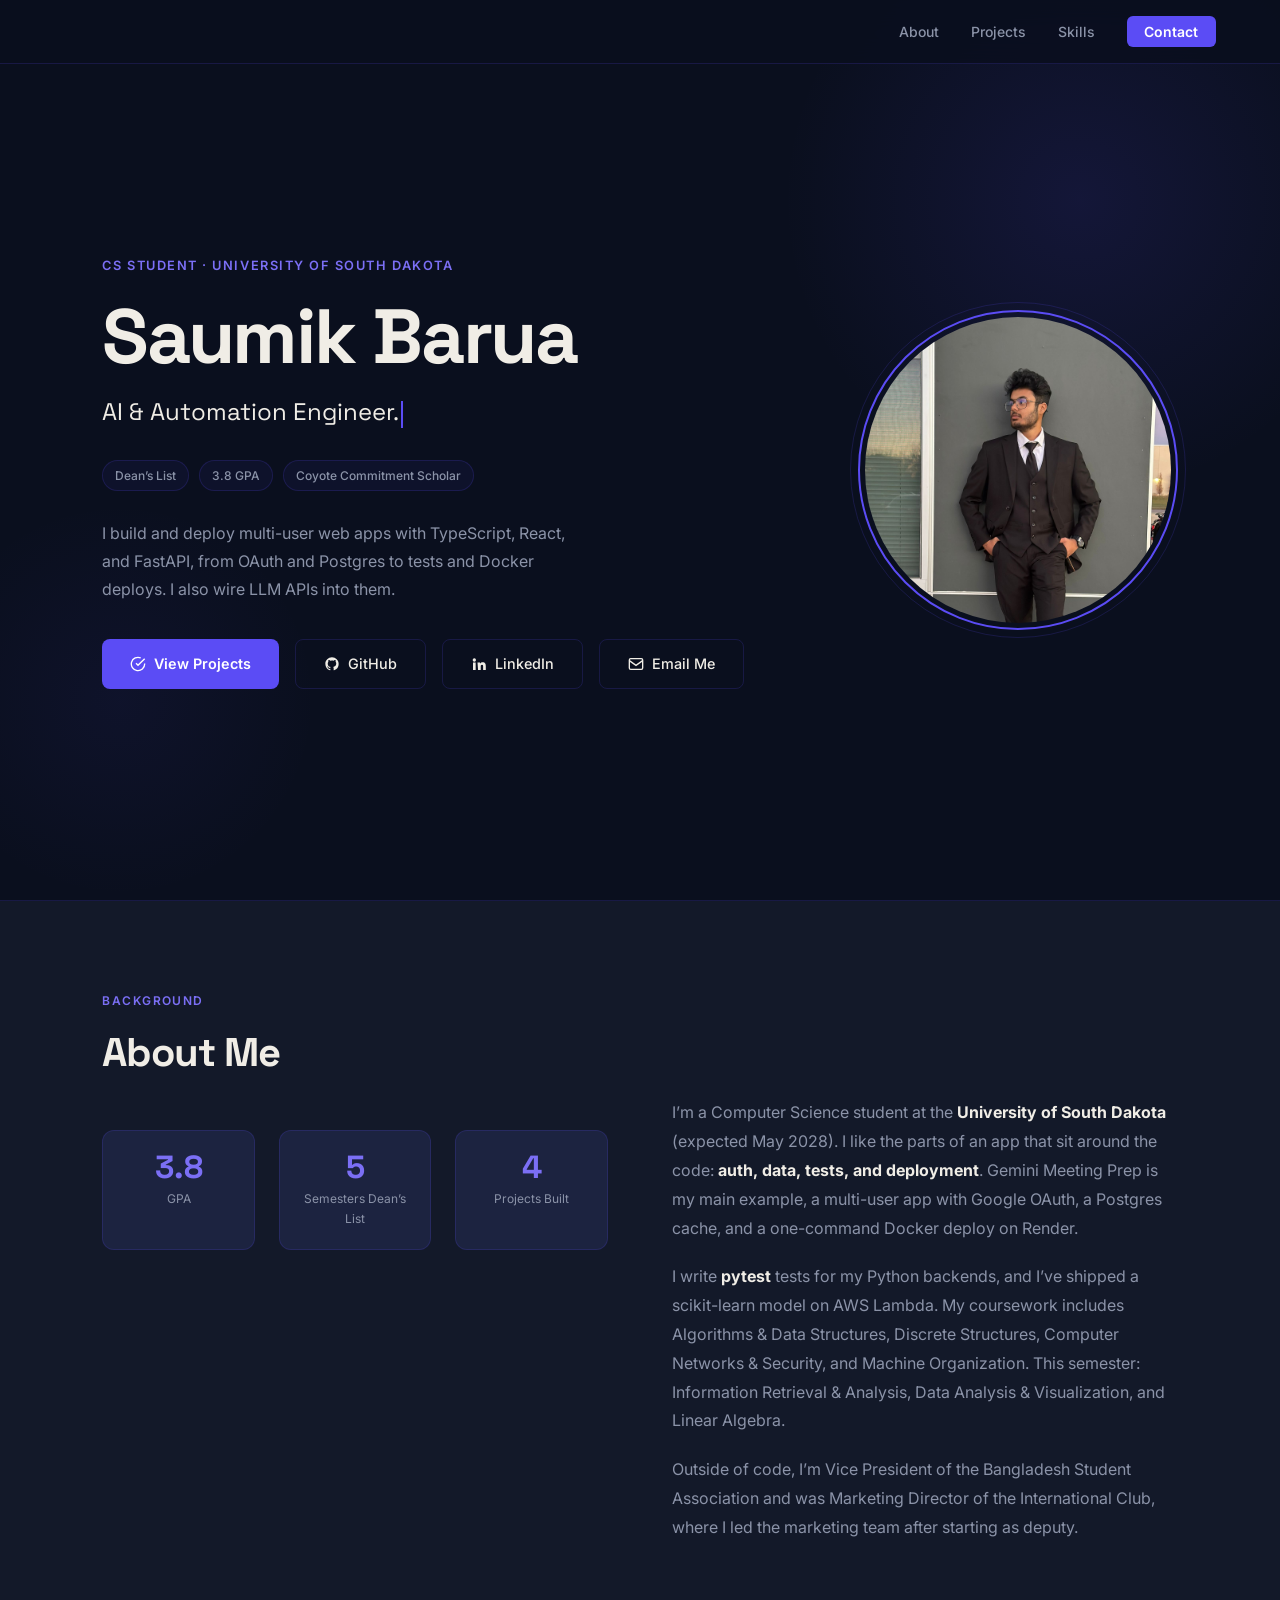
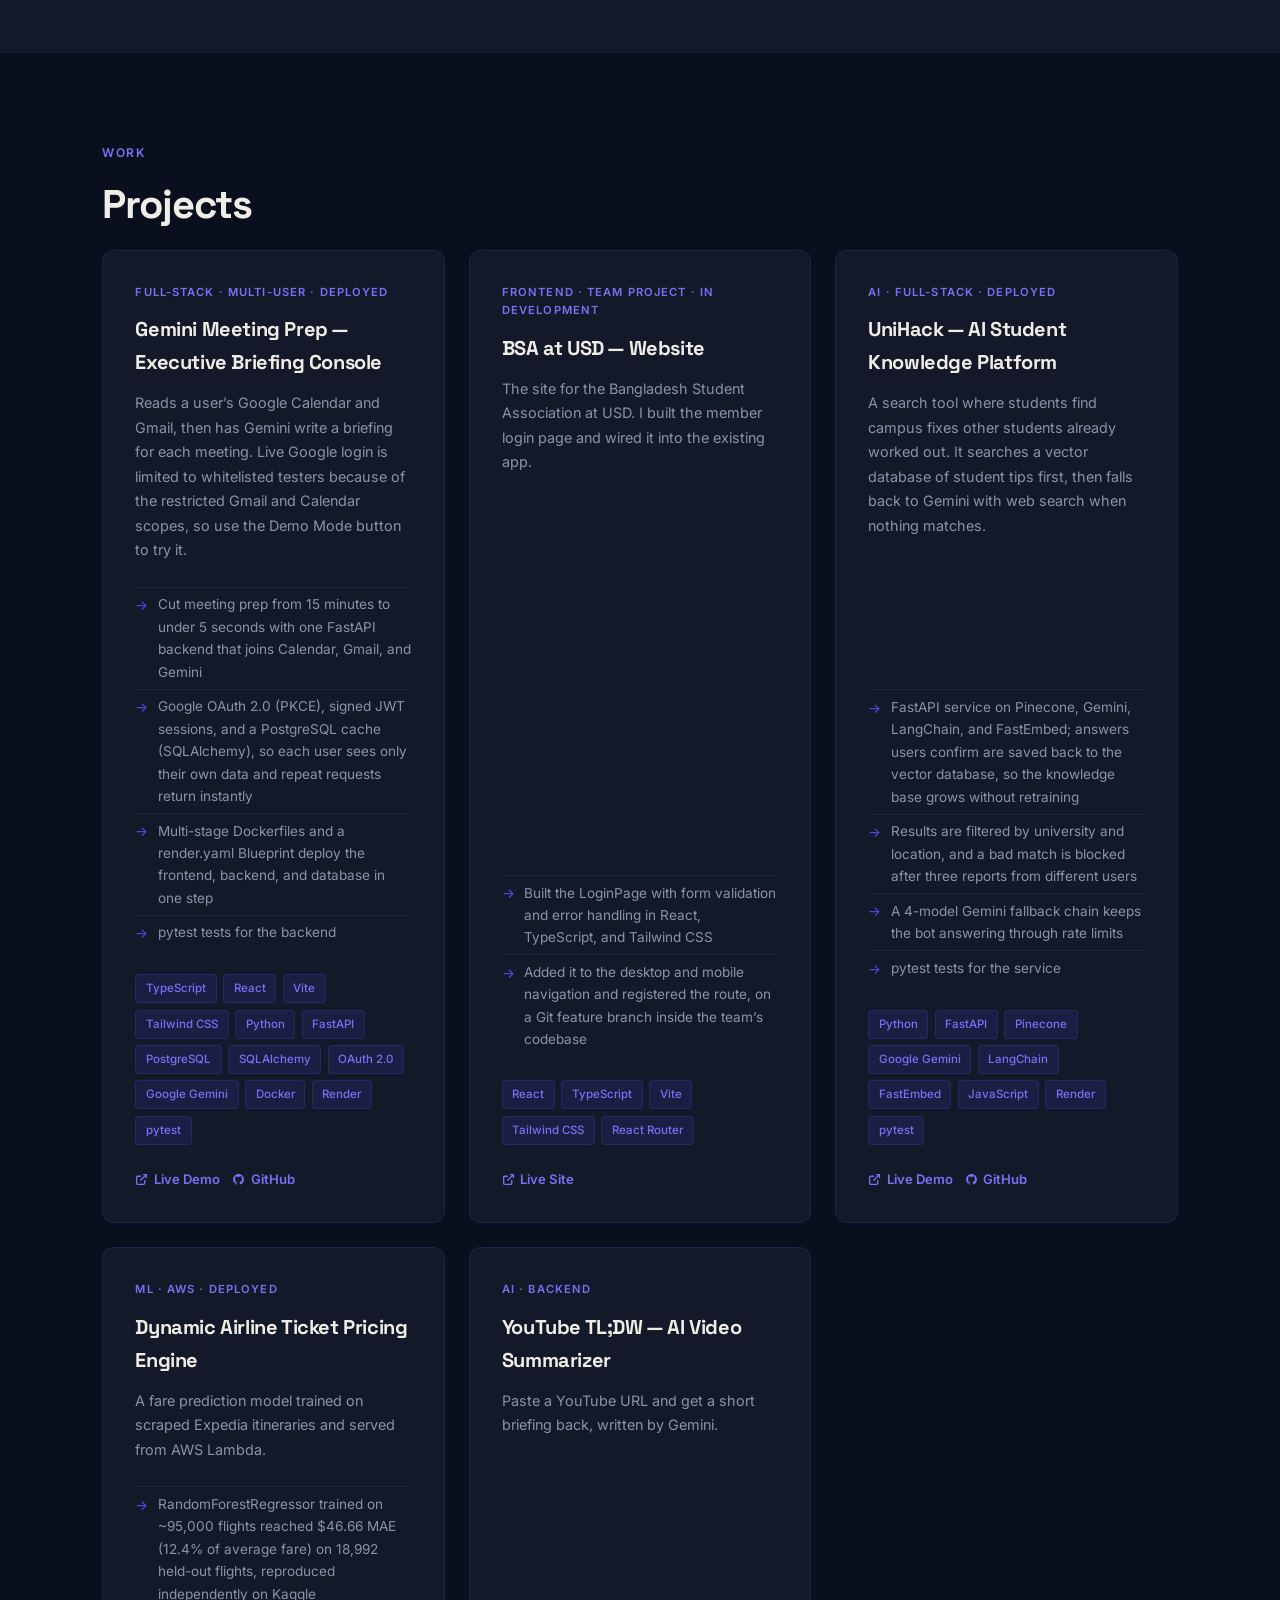
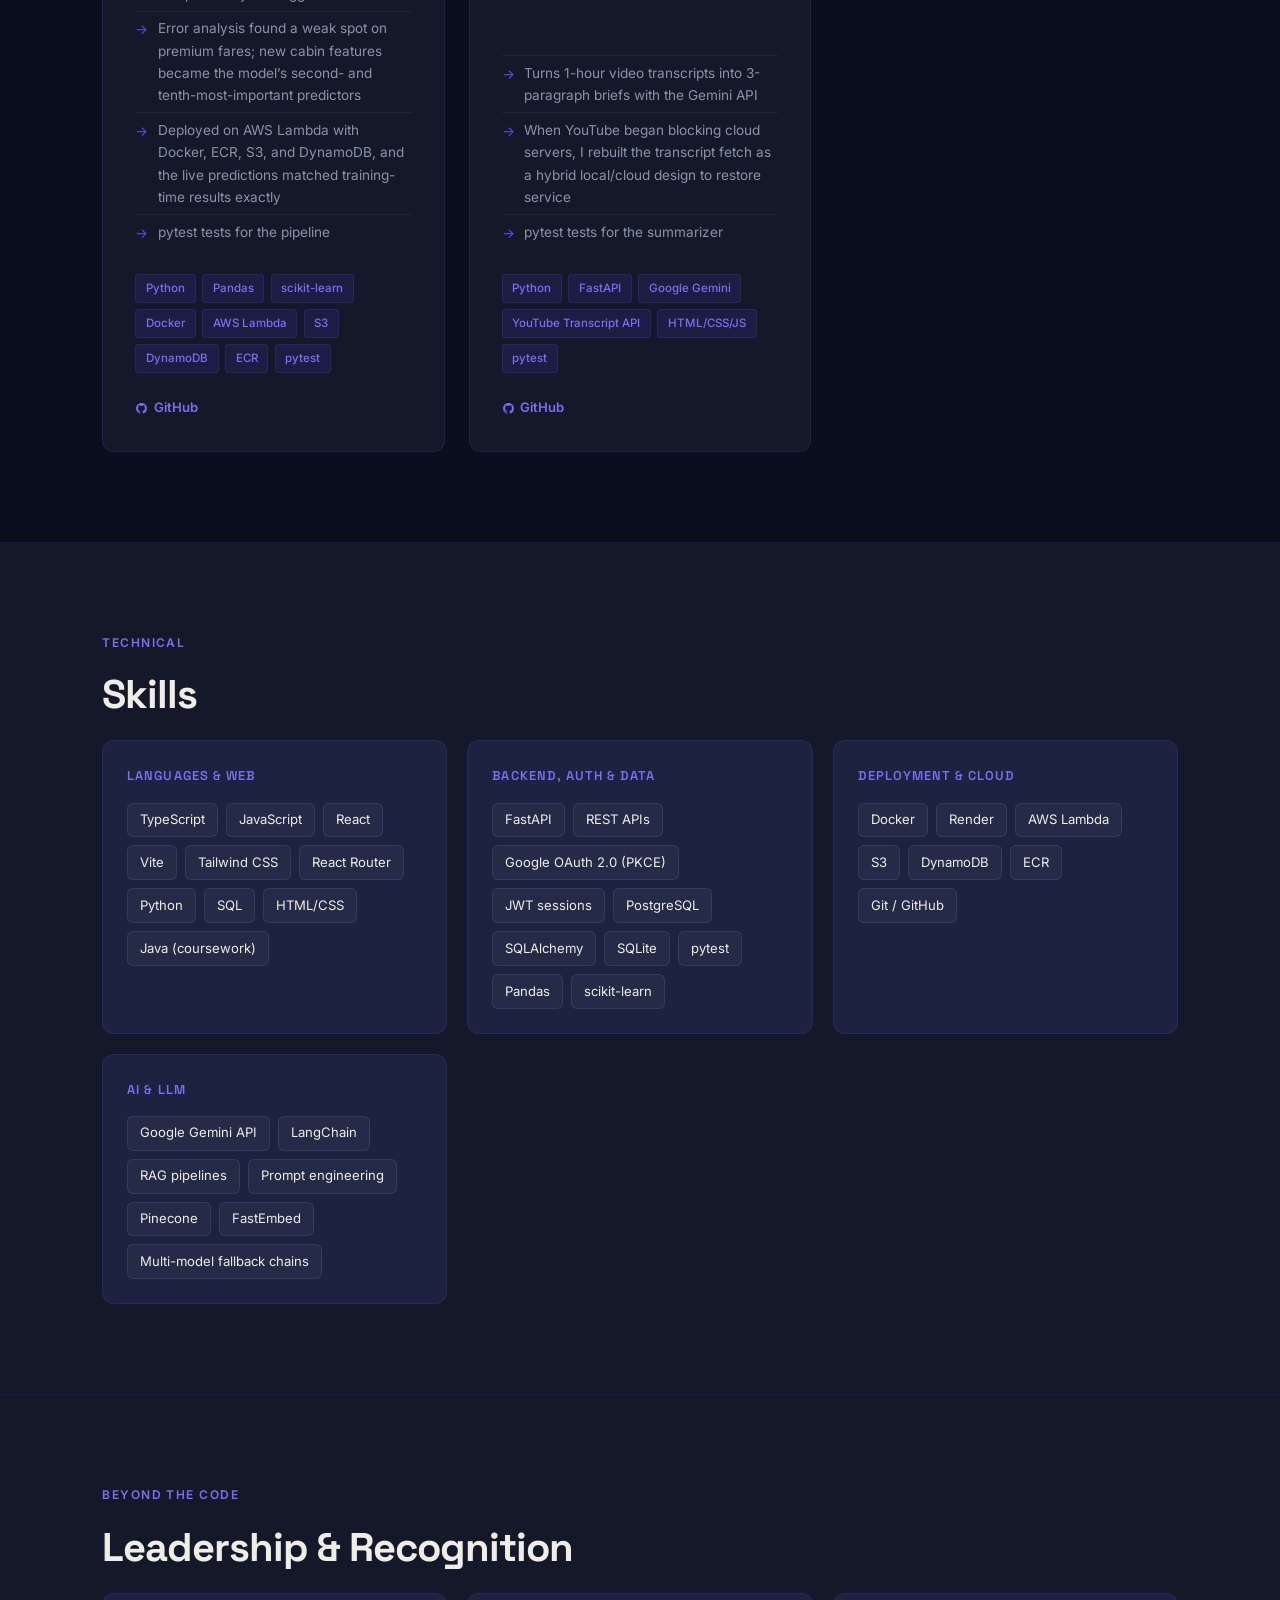
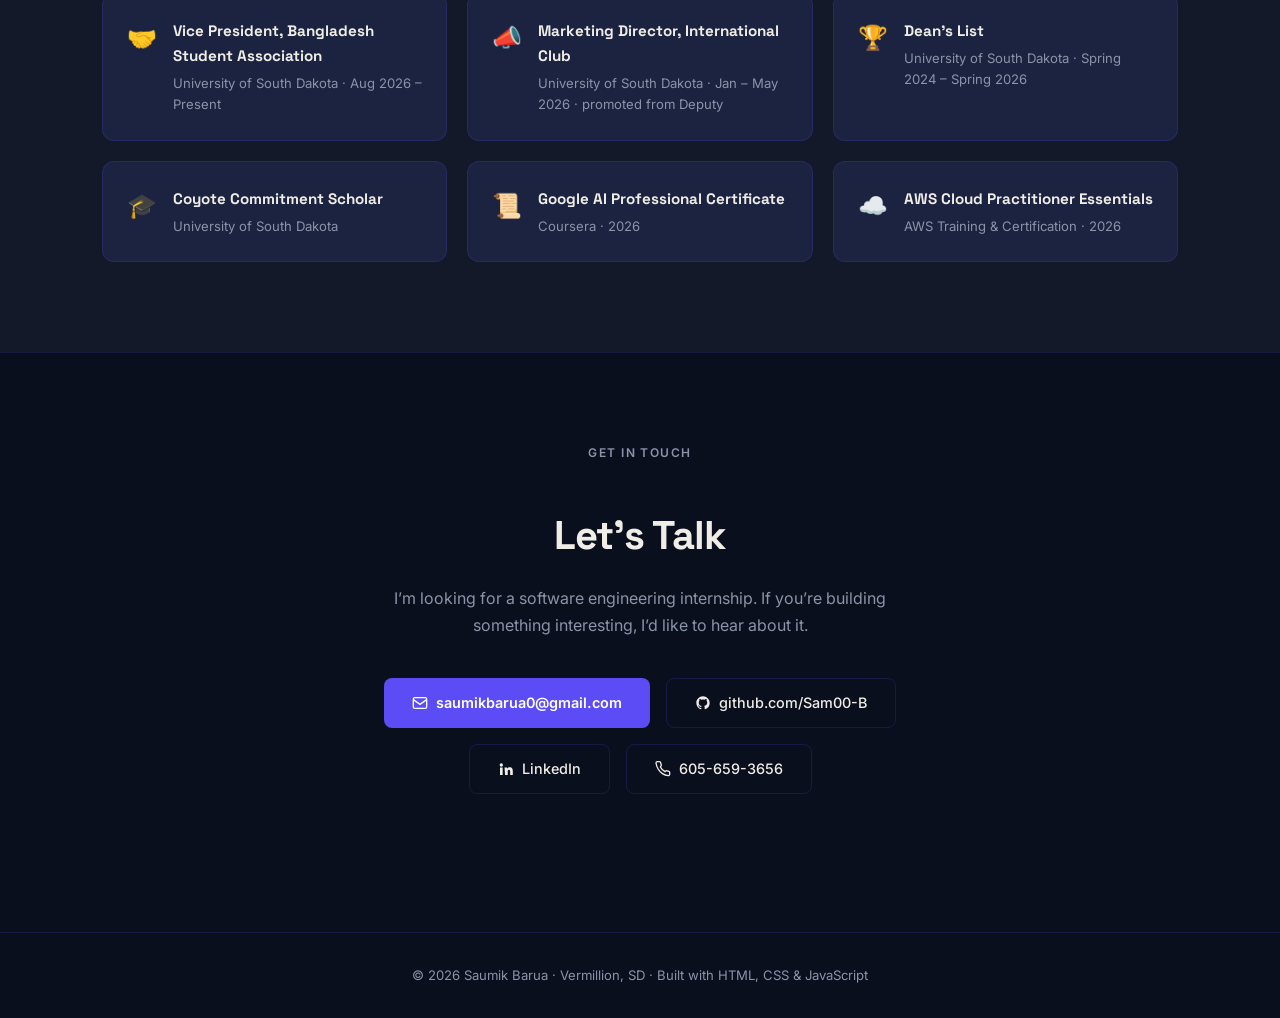
<file: index.html>
<!DOCTYPE html>
<html lang="en">
<head>
  <meta charset="UTF-8" />
  <meta name="viewport" content="width=device-width, initial-scale=1.0" />
  <meta name="description" content="Saumik Barua: CS student at the University of South Dakota building multi-user web apps with TypeScript, React, FastAPI, and LLM APIs." />
  <title>Saumik Barua — Full-Stack Developer Portfolio</title>
  <link rel="preconnect" href="https://fonts.googleapis.com" />
  <link rel="preconnect" href="https://fonts.gstatic.com" crossorigin />
  <link href="https://fonts.googleapis.com/css2?family=Space+Grotesk:wght@300;400;500;600;700&family=Inter:wght@300;400;500&display=swap" rel="stylesheet" />
  <link rel="stylesheet" href="./styles.css">
</head>
<body>

<!-- Shared icons -->
<svg width="0" height="0" style="position:absolute" aria-hidden="true">
  <symbol id="i-gh" viewBox="0 0 24 24"><path fill="currentColor" d="M12 2C6.48 2 2 6.48 2 12c0 4.42 2.87 8.17 6.84 9.49.5.09.66-.22.66-.48v-1.7c-2.78.6-3.37-1.34-3.37-1.34-.45-1.16-1.11-1.47-1.11-1.47-.91-.62.07-.6.07-.6 1 .07 1.53 1.03 1.53 1.03.89 1.52 2.34 1.08 2.91.83.09-.65.35-1.08.63-1.33-2.22-.25-4.55-1.11-4.55-4.94 0-1.09.39-1.98 1.03-2.68-.1-.25-.45-1.27.1-2.64 0 0 .84-.27 2.75 1.02A9.56 9.56 0 0 1 12 6.8c.85 0 1.71.11 2.5.33 1.91-1.29 2.75-1.02 2.75-1.02.55 1.37.2 2.39.1 2.64.64.7 1.03 1.59 1.03 2.68 0 3.84-2.34 4.68-4.57 4.93.36.31.68.92.68 1.85v2.74c0 .27.16.58.67.48A10.01 10.01 0 0 0 22 12c0-5.52-4.48-10-10-10z"/></symbol>
  <symbol id="i-ext" viewBox="0 0 24 24"><g fill="none" stroke="currentColor" stroke-width="2.5"><path d="M18 13v6a2 2 0 0 1-2 2H5a2 2 0 0 1-2-2V8a2 2 0 0 1 2-2h6"/><polyline points="15 3 21 3 21 9"/><line x1="10" y1="14" x2="21" y2="3"/></g></symbol>
  <symbol id="i-mail" viewBox="0 0 24 24"><g fill="none" stroke="currentColor" stroke-width="2"><rect x="2" y="4" width="20" height="16" rx="2"/><path d="m22,7-10,7L2,7"/></g></symbol>
  <symbol id="i-in" viewBox="0 0 24 24"><path fill="currentColor" d="M4.98 3.5a2.5 2.5 0 1 1 0 5 2.5 2.5 0 0 1 0-5zM3 9.75h4V21H3zM9.75 9.75h3.83v1.54h.06c.53-1 1.84-2.06 3.78-2.06 4.04 0 4.78 2.66 4.78 6.12V21h-4v-5.02c0-1.2-.02-2.74-1.67-2.74-1.67 0-1.93 1.3-1.93 2.65V21h-4z"/></symbol>
</svg>

<!-- Nav -->
<nav>
  <a class="nav-logo" href="#hero"></a>
  <ul class="nav-links">
    <li><a href="#about">About</a></li>
    <li><a href="#projects">Projects</a></li>
    <li><a href="#skills">Skills</a></li>
    <li><a href="#contact" class="nav-cta">Contact</a></li>
  </ul>
</nav>

<!-- Hero -->
<section id="hero">
  <div class="hero-glow"></div>
  <div class="hero-glow2"></div>
  <div class="hero-inner">
    <div class="hero-text">
      <span class="hero-eyebrow">CS Student · University of South Dakota</span>
      <h1 class="hero-name">Saumik Barua</h1>
      <div class="hero-terminal">
        <span class="typed" id="typed-text"></span><span class="cursor"></span>
      </div>
      <div class="hero-badges">
        <span class="badge">Dean’s List</span>
        <span class="badge">3.8 GPA</span>
        <span class="badge">Coyote Commitment Scholar</span>
      </div>
      <p class="hero-bio">
        I build and deploy multi-user web apps with TypeScript, React, and FastAPI, from OAuth and Postgres to tests and Docker deploys. I also wire LLM APIs into them.
      </p>
      <div class="hero-actions">
        <a href="#projects" class="btn-primary">
          <svg width="16" height="16" viewBox="0 0 24 24" fill="none" stroke="currentColor" stroke-width="2"><path d="M22 11.08V12a10 10 0 1 1-5.93-9.14"/><polyline points="22,4 12,14.01 9,11.01"/></svg>
          View Projects
        </a>
        <a href="https://github.com/Sam00-B" target="_blank" rel="noopener" class="btn-ghost">
          <svg width="16" height="16"><use href="#i-gh"/></svg>
          GitHub
        </a>
        <a href="https://linkedin.com/in/saumik-barua-sam" target="_blank" rel="noopener" class="btn-ghost">
          <svg width="16" height="16"><use href="#i-in"/></svg>
          LinkedIn
        </a>
        <a href="mailto:saumikbarua0@gmail.com" class="btn-ghost">
          <svg width="16" height="16"><use href="#i-mail"/></svg>
          Email Me
        </a>
      </div>
    </div>
    <div class="hero-photo-wrap">
      <div class="hero-photo-ring">
        <!-- Put your photo next to this file as photo.jpg, or paste your original base64 string into src -->
        <img src="./photo.jpg" alt="Saumik Barua" id="hero-img" />
      </div>
    </div>
  </div>
</section>

<hr class="divider" />

<!-- About -->
<section id="about">
  <div class="reveal">
    <p class="section-label">Background</p>
    <h2 class="section-title">About Me</h2>
  </div>
  <div class="about-grid reveal">
    <div class="about-left">
      <div class="about-stat-row">
        <div class="stat-box">
          <div class="stat-num">3.8</div>
          <div class="stat-label">GPA</div>
        </div>
        <div class="stat-box">
          <div class="stat-num">5</div>
          <div class="stat-label">Semesters Dean’s List</div>
        </div>
        <div class="stat-box">
          <div class="stat-num">4</div>
          <div class="stat-label">Projects Built</div>
        </div>
      </div>
    </div>
    <div class="about-right">
      <p>I’m a Computer Science student at the <strong>University of South Dakota</strong> (expected May 2028). I like the parts of an app that sit around the code: <strong>auth, data, tests, and deployment</strong>. Gemini Meeting Prep is my main example, a multi-user app with Google OAuth, a Postgres cache, and a one-command Docker deploy on Render.</p>
      <p>I write <strong>pytest</strong> tests for my Python backends, and I’ve shipped a scikit-learn model on AWS Lambda. My coursework includes Algorithms &amp; Data Structures, Discrete Structures, Computer Networks &amp; Security, and Machine Organization. This semester: Information Retrieval &amp; Analysis, Data Analysis &amp; Visualization, and Linear Algebra.</p>
      <p>Outside of code, I’m Vice President of the Bangladesh Student Association and was Marketing Director of the International Club, where I led the marketing team after starting as deputy.</p>
    </div>
  </div>
</section>

<hr class="divider" />

<!-- Projects -->
<section id="projects">
  <div class="reveal">
    <p class="section-label">Work</p>
    <h2 class="section-title">Projects</h2>
  </div>
  <div class="projects-grid">

    <div class="project-card reveal">
      <p class="project-tag">Full-Stack · Multi-User · Deployed</p>
      <h3 class="project-title">Gemini Meeting Prep — Executive Briefing Console</h3>
      <p class="project-desc">Reads a user’s Google Calendar and Gmail, then has Gemini write a briefing for each meeting. Live Google login is limited to whitelisted testers because of the restricted Gmail and Calendar scopes, so use the Demo Mode button to try it.</p>
      <ul class="project-highlights">
        <li>Cut meeting prep from 15 minutes to under 5 seconds with one FastAPI backend that joins Calendar, Gmail, and Gemini</li>
        <li>Google OAuth 2.0 (PKCE), signed JWT sessions, and a PostgreSQL cache (SQLAlchemy), so each user sees only their own data and repeat requests return instantly</li>
        <li>Multi-stage Dockerfiles and a render.yaml Blueprint deploy the frontend, backend, and database in one step</li>
        <li>pytest tests for the backend</li>
      </ul>
      <div class="project-stack">
        <span class="stack-tag">TypeScript</span>
        <span class="stack-tag">React</span>
        <span class="stack-tag">Vite</span>
        <span class="stack-tag">Tailwind CSS</span>
        <span class="stack-tag">Python</span>
        <span class="stack-tag">FastAPI</span>
        <span class="stack-tag">PostgreSQL</span>
        <span class="stack-tag">SQLAlchemy</span>
        <span class="stack-tag">OAuth 2.0</span>
        <span class="stack-tag">Google Gemini</span>
        <span class="stack-tag">Docker</span>
        <span class="stack-tag">Render</span>
        <span class="stack-tag">pytest</span>
      </div>
      <div class="project-links">
        <a href="https://assistant-frontend-q5li.onrender.com" target="_blank" rel="noopener" class="project-link"><svg width="13" height="13"><use href="#i-ext"/></svg> Live Demo</a>
        <a href="https://github.com/Sam00-B/gemini-meeting-prep" target="_blank" rel="noopener" class="project-link"><svg width="13" height="13"><use href="#i-gh"/></svg> GitHub</a>
      </div>
    </div>

    <div class="project-card reveal">
      <p class="project-tag">Frontend · Team Project · In Development</p>
      <h3 class="project-title">BSA at USD — Website</h3>
      <p class="project-desc">The site for the Bangladesh Student Association at USD. I built the member login page and wired it into the existing app.</p>
      <ul class="project-highlights">
        <li>Built the LoginPage with form validation and error handling in React, TypeScript, and Tailwind CSS</li>
        <li>Added it to the desktop and mobile navigation and registered the route, on a Git feature branch inside the team’s codebase</li>
      </ul>
      <div class="project-stack">
        <span class="stack-tag">React</span>
        <span class="stack-tag">TypeScript</span>
        <span class="stack-tag">Vite</span>
        <span class="stack-tag">Tailwind CSS</span>
        <span class="stack-tag">React Router</span>
      </div>
      <div class="project-links">
        <a href="https://bsa-tawny.vercel.app/" target="_blank" rel="noopener" class="project-link"><svg width="13" height="13"><use href="#i-ext"/></svg> Live Site</a>
      </div>
    </div>

    <div class="project-card reveal">
      <p class="project-tag">AI · Full-Stack · Deployed</p>
      <h3 class="project-title">UniHack — AI Student Knowledge Platform</h3>
      <p class="project-desc">A search tool where students find campus fixes other students already worked out. It searches a vector database of student tips first, then falls back to Gemini with web search when nothing matches.</p>
      <ul class="project-highlights">
        <li>FastAPI service on Pinecone, Gemini, LangChain, and FastEmbed; answers users confirm are saved back to the vector database, so the knowledge base grows without retraining</li>
        <li>Results are filtered by university and location, and a bad match is blocked after three reports from different users</li>
        <li>A 4-model Gemini fallback chain keeps the bot answering through rate limits</li>
        <li>pytest tests for the service</li>
      </ul>
      <div class="project-stack">
        <span class="stack-tag">Python</span>
        <span class="stack-tag">FastAPI</span>
        <span class="stack-tag">Pinecone</span>
        <span class="stack-tag">Google Gemini</span>
        <span class="stack-tag">LangChain</span>
        <span class="stack-tag">FastEmbed</span>
        <span class="stack-tag">JavaScript</span>
        <span class="stack-tag">Render</span>
        <span class="stack-tag">pytest</span>
      </div>
      <div class="project-links">
        <a href="https://unihack-frontend.onrender.com/" target="_blank" rel="noopener" class="project-link"><svg width="13" height="13"><use href="#i-ext"/></svg> Live Demo</a>
        <a href="https://github.com/Sam00-B/unihack-bot" target="_blank" rel="noopener" class="project-link"><svg width="13" height="13"><use href="#i-gh"/></svg> GitHub</a>
      </div>
    </div>

    <div class="project-card reveal">
      <p class="project-tag">ML · AWS · Deployed</p>
      <h3 class="project-title">Dynamic Airline Ticket Pricing Engine</h3>
      <p class="project-desc">A fare prediction model trained on scraped Expedia itineraries and served from AWS Lambda.</p>
      <ul class="project-highlights">
        <li>RandomForestRegressor trained on ~95,000 flights reached $46.66 MAE (12.4% of average fare) on 18,992 held-out flights, reproduced independently on Kaggle</li>
        <li>Error analysis found a weak spot on premium fares; new cabin features became the model’s second- and tenth-most-important predictors</li>
        <li>Deployed on AWS Lambda with Docker, ECR, S3, and DynamoDB, and the live predictions matched training-time results exactly</li>
        <li>pytest tests for the pipeline</li>
      </ul>
      <div class="project-stack">
        <span class="stack-tag">Python</span>
        <span class="stack-tag">Pandas</span>
        <span class="stack-tag">scikit-learn</span>
        <span class="stack-tag">Docker</span>
        <span class="stack-tag">AWS Lambda</span>
        <span class="stack-tag">S3</span>
        <span class="stack-tag">DynamoDB</span>
        <span class="stack-tag">ECR</span>
        <span class="stack-tag">pytest</span>
      </div>
      <div class="project-links">
        <a href="https://github.com/Sam00-B/Flight-price-prediction-model" target="_blank" rel="noopener" class="project-link"><svg width="13" height="13"><use href="#i-gh"/></svg> GitHub</a>
      </div>
    </div>

    <div class="project-card reveal">
      <p class="project-tag">AI · Backend</p>
      <h3 class="project-title">YouTube TL;DW — AI Video Summarizer</h3>
      <p class="project-desc">Paste a YouTube URL and get a short briefing back, written by Gemini.</p>
      <ul class="project-highlights">
        <li>Turns 1-hour video transcripts into 3-paragraph briefs with the Gemini API</li>
        <li>When YouTube began blocking cloud servers, I rebuilt the transcript fetch as a hybrid local/cloud design to restore service</li>
        <li>pytest tests for the summarizer</li>
      </ul>
      <div class="project-stack">
        <span class="stack-tag">Python</span>
        <span class="stack-tag">FastAPI</span>
        <span class="stack-tag">Google Gemini</span>
        <span class="stack-tag">YouTube Transcript API</span>
        <span class="stack-tag">HTML/CSS/JS</span>
        <span class="stack-tag">pytest</span>
      </div>
      <div class="project-links">
        <a href="https://github.com/Sam00-B/youtube_tl-dw" target="_blank" rel="noopener" class="project-link"><svg width="13" height="13"><use href="#i-gh"/></svg> GitHub</a>
      </div>
    </div>

  </div>
</section>

<hr class="divider" />

<!-- Skills -->
<section id="skills">
  <div class="reveal">
    <p class="section-label">Technical</p>
    <h2 class="section-title">Skills</h2>
  </div>
  <div class="skills-grid reveal">
    <div class="skill-group">
      <p class="skill-group-title">Languages &amp; Web</p>
      <div class="skill-pills">
        <span class="skill-pill">TypeScript</span>
        <span class="skill-pill">JavaScript</span>
        <span class="skill-pill">React</span>
        <span class="skill-pill">Vite</span>
        <span class="skill-pill">Tailwind CSS</span>
        <span class="skill-pill">React Router</span>
        <span class="skill-pill">Python</span>
        <span class="skill-pill">SQL</span>
        <span class="skill-pill">HTML/CSS</span>
        <span class="skill-pill">Java (coursework)</span>
      </div>
    </div>
    <div class="skill-group">
      <p class="skill-group-title">Backend, Auth &amp; Data</p>
      <div class="skill-pills">
        <span class="skill-pill">FastAPI</span>
        <span class="skill-pill">REST APIs</span>
        <span class="skill-pill">Google OAuth 2.0 (PKCE)</span>
        <span class="skill-pill">JWT sessions</span>
        <span class="skill-pill">PostgreSQL</span>
        <span class="skill-pill">SQLAlchemy</span>
        <span class="skill-pill">SQLite</span>
        <span class="skill-pill">pytest</span>
        <span class="skill-pill">Pandas</span>
        <span class="skill-pill">scikit-learn</span>
      </div>
    </div>
    <div class="skill-group">
      <p class="skill-group-title">Deployment &amp; Cloud</p>
      <div class="skill-pills">
        <span class="skill-pill">Docker</span>
        <span class="skill-pill">Render</span>
        <span class="skill-pill">AWS Lambda</span>
        <span class="skill-pill">S3</span>
        <span class="skill-pill">DynamoDB</span>
        <span class="skill-pill">ECR</span>
        <span class="skill-pill">Git / GitHub</span>
      </div>
    </div>
    <div class="skill-group">
      <p class="skill-group-title">AI &amp; LLM</p>
      <div class="skill-pills">
        <span class="skill-pill">Google Gemini API</span>
        <span class="skill-pill">LangChain</span>
        <span class="skill-pill">RAG pipelines</span>
        <span class="skill-pill">Prompt engineering</span>
        <span class="skill-pill">Pinecone</span>
        <span class="skill-pill">FastEmbed</span>
        <span class="skill-pill">Multi-model fallback chains</span>
      </div>
    </div>
  </div>
</section>

<hr class="divider" />

<!-- Leadership & Recognition -->
<section id="awards">
  <div class="reveal">
    <p class="section-label">Beyond the code</p>
    <h2 class="section-title">Leadership &amp; Recognition</h2>
  </div>
  <div class="awards-grid reveal">
    <div class="award-card">
      <span class="award-icon">🤝</span>
      <div>
        <div class="award-title">Vice President, Bangladesh Student Association</div>
        <div class="award-sub">University of South Dakota · Aug 2026 – Present</div>
      </div>
    </div>
    <div class="award-card">
      <span class="award-icon">📣</span>
      <div>
        <div class="award-title">Marketing Director, International Club</div>
        <div class="award-sub">University of South Dakota · Jan – May 2026 · promoted from Deputy</div>
      </div>
    </div>
    <div class="award-card">
      <span class="award-icon">🏆</span>
      <div>
        <div class="award-title">Dean’s List</div>
        <div class="award-sub">University of South Dakota · Spring 2024 – Spring 2026</div>
      </div>
    </div>
    <div class="award-card">
      <span class="award-icon">🎓</span>
      <div>
        <div class="award-title">Coyote Commitment Scholar</div>
        <div class="award-sub">University of South Dakota</div>
      </div>
    </div>
    <div class="award-card">
      <span class="award-icon">📜</span>
      <div>
        <div class="award-title">Google AI Professional Certificate</div>
        <div class="award-sub">Coursera · 2026</div>
      </div>
    </div>
    <div class="award-card">
      <span class="award-icon">☁️</span>
      <div>
        <div class="award-title">AWS Cloud Practitioner Essentials</div>
        <div class="award-sub">AWS Training &amp; Certification · 2026</div>
      </div>
    </div>
  </div>
</section>

<hr class="divider" />

<!-- Contact -->
<section id="contact">
  <div class="contact-inner reveal">
    <p class="section-label">Get in Touch</p>
    <h2 class="section-title">Let’s Talk</h2>
    <p>I’m looking for a software engineering internship. If you’re building something interesting, I’d like to hear about it.</p>
    <div class="contact-links">
      <a href="mailto:saumikbarua0@gmail.com" class="btn-primary">
        <svg width="16" height="16"><use href="#i-mail"/></svg>
        saumikbarua0@gmail.com
      </a>
      <a href="https://github.com/Sam00-B" target="_blank" rel="noopener" class="btn-ghost">
        <svg width="16" height="16"><use href="#i-gh"/></svg>
        github.com/Sam00-B
      </a>
      <a href="https://linkedin.com/in/saumik-barua-sam" target="_blank" rel="noopener" class="btn-ghost">
        <svg width="16" height="16"><use href="#i-in"/></svg>
        LinkedIn
      </a>
      <a href="tel:6056593656" class="btn-ghost">
        <svg width="16" height="16" viewBox="0 0 24 24" fill="none" stroke="currentColor" stroke-width="2"><path d="M22 16.92v3a2 2 0 0 1-2.18 2 19.79 19.79 0 0 1-8.63-3.07A19.5 19.5 0 0 1 4.69 12 19.79 19.79 0 0 1 1.61 3.39 2 2 0 0 1 3.59 1h3a2 2 0 0 1 2 1.72 12.84 12.84 0 0 0 .7 2.81 2 2 0 0 1-.45 2.11L8.09 8.91A16 16 0 0 0 15 15.91l.75-.75a2 2 0 0 1 2.11-.45 12.84 12.84 0 0 0 2.81.7A2 2 0 0 1 22 16.92z"/></svg>
        605-659-3656
      </a>
    </div>
  </div>
</section>

<footer>
  <p>© 2026 Saumik Barua · Vermillion, SD · Built with HTML, CSS &amp; JavaScript</p>
</footer>

<script src="script.js"></script>

</body>
</html>
</file>
<file: styles.css>
/* ── Reset & Base ─────────────────────────────────── */
    *, *::before, *::after { box-sizing: border-box; margin: 0; padding: 0; }

    :root {
      --bg:       #0A0F1E;
      --bg-card:  #131929;
      --bg-card2: #1C2340;
      --accent:   #5B4CF5;
      --accent2:  #7B6FF5;
      --text:     #F0EDE6;
      --muted:    #8B93A8;
      --border:   rgba(91,76,245,0.18);
      --radius:   12px;
    }

    html { scroll-behavior: smooth; }

    body {
      background: var(--bg);
      color: var(--text);
      font-family: 'Inter', sans-serif;
      font-size: 16px;
      line-height: 1.65;
      -webkit-font-smoothing: antialiased;
    }

    /* ── Nav ──────────────────────────────────────────── */
    nav {
      position: fixed; top: 0; left: 0; right: 0; z-index: 100;
      display: flex; align-items: center; justify-content: space-between;
      padding: 0 clamp(1.5rem, 5vw, 4rem);
      height: 64px;
      background: rgba(10,15,30,0.85);
      backdrop-filter: blur(14px);
      border-bottom: 1px solid var(--border);
    }

    .nav-logo {
      font-family: 'Space Grotesk', sans-serif;
      font-weight: 700;
      font-size: 1.1rem;
      color: var(--text);
      text-decoration: none;
      letter-spacing: -0.02em;
    }
    .nav-logo span { color: var(--accent); }

    .nav-links { display: flex; gap: 2rem; list-style: none; }
    .nav-links a {
      color: var(--muted);
      text-decoration: none;
      font-size: 0.875rem;
      font-weight: 500;
      transition: color 0.2s;
    }
    .nav-links a:hover { color: var(--text); }

    .nav-cta {
      background: var(--accent);
      color: #fff !important;
      padding: 0.45rem 1.1rem;
      border-radius: 6px;
      font-size: 0.875rem !important;
      font-weight: 600 !important;
      transition: background 0.2s !important;
    }
    .nav-cta:hover { background: var(--accent2) !important; color: #fff !important; }

    /* ── Hero ─────────────────────────────────────────── */
    #hero {
      min-height: 100vh;
      display: flex;
      align-items: center;
      padding: 100px clamp(1.5rem, 8vw, 7rem) 60px;
      position: relative;
      overflow: hidden;
    }

    .hero-glow {
      position: absolute;
      width: 600px; height: 600px;
      border-radius: 50%;
      background: radial-gradient(circle, rgba(91,76,245,0.12) 0%, transparent 70%);
      top: -100px; right: -100px;
      pointer-events: none;
    }
    .hero-glow2 {
      position: absolute;
      width: 400px; height: 400px;
      border-radius: 50%;
      background: radial-gradient(circle, rgba(91,76,245,0.06) 0%, transparent 70%);
      bottom: 0; left: -80px;
      pointer-events: none;
    }

    .hero-inner {
      display: flex;
      align-items: center;
      gap: clamp(3rem, 6vw, 7rem);
      width: 100%;
      max-width: 1100px;
      position: relative;
      z-index: 1;
    }

    .hero-text { flex: 1; }

    .hero-eyebrow {
      display: inline-block;
      font-size: 0.8rem;
      font-weight: 600;
      letter-spacing: 0.12em;
      text-transform: uppercase;
      color: var(--accent2);
      margin-bottom: 1.25rem;
    }

    .hero-name {
      font-family: 'Space Grotesk', sans-serif;
      font-size: clamp(2.8rem, 6vw, 5rem);
      font-weight: 700;
      line-height: 1.05;
      letter-spacing: -0.03em;
      margin-bottom: 1rem;
    }

    .hero-terminal {
      font-family: 'Space Grotesk', sans-serif;
      font-size: clamp(1.1rem, 2.5vw, 1.5rem);
      font-weight: 400;
      color: var(--muted);
      margin-bottom: 1.75rem;
      min-height: 2rem;
    }
    .hero-terminal .typed { color: var(--text); }
    .cursor {
      display: inline-block;
      width: 2px; height: 1.1em;
      background: var(--accent);
      vertical-align: middle;
      margin-left: 2px;
      animation: blink 0.9s step-end infinite;
    }
    @keyframes blink { 50% { opacity: 0; } }

    .hero-bio {
      color: var(--muted);
      font-size: 1rem;
      max-width: 480px;
      margin-bottom: 2.25rem;
      line-height: 1.75;
    }

    .hero-actions { display: flex; gap: 1rem; flex-wrap: wrap; }

    .btn-primary {
      background: var(--accent);
      color: #fff;
      padding: 0.75rem 1.75rem;
      border-radius: 8px;
      text-decoration: none;
      font-weight: 600;
      font-size: 0.9rem;
      transition: background 0.2s, transform 0.15s;
      display: inline-flex; align-items: center; gap: 0.5rem;
    }
    .btn-primary:hover { background: var(--accent2); transform: translateY(-1px); }

    .btn-ghost {
      background: transparent;
      color: var(--text);
      padding: 0.75rem 1.75rem;
      border-radius: 8px;
      text-decoration: none;
      font-weight: 500;
      font-size: 0.9rem;
      border: 1px solid var(--border);
      transition: border-color 0.2s, transform 0.15s;
      display: inline-flex; align-items: center; gap: 0.5rem;
    }
    .btn-ghost:hover { border-color: var(--accent); transform: translateY(-1px); }

    /* Photo */
    .hero-photo-wrap {
      flex-shrink: 0;
      position: relative;
    }
    .hero-photo-ring {
      width: clamp(220px, 26vw, 320px);
      height: clamp(220px, 26vw, 320px);
      border-radius: 50%;
      border: 2px solid var(--accent);
      padding: 5px;
      position: relative;
    }
    .hero-photo-ring::before {
      content: '';
      position: absolute; inset: -10px;
      border-radius: 50%;
      border: 1px solid rgba(91,76,245,0.18);
    }
    .hero-photo-ring img {
      width: 100%; height: 100%;
      border-radius: 50%;
      object-fit: cover;
      object-position: center top;
      display: block;
    }

    /* Badges */
    .hero-badges {
      display: flex; gap: 0.6rem; flex-wrap: wrap;
      margin-bottom: 1.75rem;
    }
    .badge {
      font-size: 0.75rem;
      font-weight: 500;
      padding: 0.3rem 0.75rem;
      border-radius: 100px;
      border: 1px solid var(--border);
      color: var(--muted);
      background: rgba(91,76,245,0.06);
    }

    /* ── Section base ─────────────────────────────────── */
    section { padding: 90px clamp(1.5rem, 8vw, 7rem); }

    .section-label {
      font-size: 0.75rem;
      font-weight: 600;
      letter-spacing: 0.12em;
      text-transform: uppercase;
      color: var(--accent2);
      margin-bottom: 0.6rem;
    }

    .section-title {
      font-family: 'Space Grotesk', sans-serif;
      font-size: clamp(1.8rem, 3.5vw, 2.5rem);
      font-weight: 700;
      letter-spacing: -0.025em;
      margin-bottom: 0.75rem;
    }

    .section-sub {
      color: var(--muted);
      max-width: 520px;
      margin-bottom: 3rem;
    }

    hr.divider {
      border: none;
      border-top: 1px solid var(--border);
      margin: 0;
    }

    /* ── About ────────────────────────────────────────── */
    #about { background: var(--bg-card); }
    .about-grid {
      display: grid;
      grid-template-columns: 1fr 1fr;
      gap: 4rem;
      align-items: start;
    }
    .about-stat-row {
      display: grid;
      grid-template-columns: repeat(3, 1fr);
      gap: 1.5rem;
      margin-top: 2rem;
    }
    .stat-box {
      background: var(--bg-card2);
      border: 1px solid var(--border);
      border-radius: var(--radius);
      padding: 1.25rem;
      text-align: center;
    }
    .stat-num {
      font-family: 'Space Grotesk', sans-serif;
      font-size: 2rem;
      font-weight: 700;
      color: var(--accent2);
      line-height: 1;
    }
    .stat-label { font-size: 0.75rem; color: var(--muted); margin-top: 0.35rem; }

    .about-right p {
      color: var(--muted);
      margin-bottom: 1.25rem;
      line-height: 1.8;
    }
    .about-right p strong { color: var(--text); }

    /* ── Projects ─────────────────────────────────────── */
    #projects { background: var(--bg); }
    .projects-grid {
      display: grid;
      grid-template-columns: repeat(auto-fill, minmax(340px, 1fr));
      gap: 1.5rem;
    }

    .project-card {
      background: var(--bg-card);
      border: 1px solid var(--border);
      border-radius: var(--radius);
      padding: 2rem;
      transition: border-color 0.25s, transform 0.2s;
      display: flex; flex-direction: column;
    }
    .project-card:hover { border-color: var(--accent); transform: translateY(-3px); }

    .project-tag {
      font-size: 0.7rem;
      font-weight: 600;
      text-transform: uppercase;
      letter-spacing: 0.1em;
      color: var(--accent2);
      margin-bottom: 0.75rem;
    }

    .project-title {
      font-family: 'Space Grotesk', sans-serif;
      font-size: 1.25rem;
      font-weight: 700;
      margin-bottom: 0.75rem;
      letter-spacing: -0.02em;
    }

    .project-desc {
      color: var(--muted);
      font-size: 0.9rem;
      line-height: 1.7;
      flex: 1;
      margin-bottom: 1.5rem;
    }

    .project-highlights {
      list-style: none;
      margin-bottom: 1.5rem;
    }
    .project-highlights li {
      font-size: 0.85rem;
      color: var(--muted);
      padding: 0.35rem 0;
      border-top: 1px solid rgba(255,255,255,0.05);
      display: flex; align-items: flex-start; gap: 0.6rem;
    }
    .project-highlights li::before {
      content: '→';
      color: var(--accent);
      flex-shrink: 0;
      margin-top: 0.05em;
    }

    .project-stack {
      display: flex; flex-wrap: wrap; gap: 0.4rem;
      margin-bottom: 1.5rem;
    }
    .stack-tag {
      font-size: 0.72rem;
      font-weight: 500;
      padding: 0.25rem 0.6rem;
      border-radius: 4px;
      background: rgba(91,76,245,0.12);
      color: var(--accent2);
      border: 1px solid rgba(91,76,245,0.2);
    }

    .project-links { display: flex; gap: 0.75rem; }
    .project-link {
      font-size: 0.82rem;
      font-weight: 600;
      color: var(--accent2);
      text-decoration: none;
      display: inline-flex; align-items: center; gap: 0.35rem;
      transition: color 0.2s;
    }
    .project-link:hover { color: var(--text); }

    /* ── Skills ───────────────────────────────────────── */
    #skills { background: var(--bg-card); }
    .skills-grid {
      display: grid;
      grid-template-columns: repeat(auto-fill, minmax(260px, 1fr));
      gap: 1.25rem;
    }

    .skill-group {
      background: var(--bg-card2);
      border: 1px solid var(--border);
      border-radius: var(--radius);
      padding: 1.5rem;
    }
    .skill-group-title {
      font-family: 'Space Grotesk', sans-serif;
      font-size: 0.8rem;
      font-weight: 600;
      letter-spacing: 0.08em;
      text-transform: uppercase;
      color: var(--accent2);
      margin-bottom: 1rem;
    }
    .skill-pills { display: flex; flex-wrap: wrap; gap: 0.5rem; }
    .skill-pill {
      font-size: 0.82rem;
      padding: 0.35rem 0.75rem;
      border-radius: 6px;
      background: rgba(255,255,255,0.04);
      border: 1px solid rgba(255,255,255,0.08);
      color: var(--text);
    }

    /* ── Experience ───────────────────────────────────── */
    #experience { background: var(--bg); }
    .exp-list { display: flex; flex-direction: column; gap: 1px; }
    .exp-item {
      background: var(--bg-card);
      border: 1px solid var(--border);
      border-radius: var(--radius);
      padding: 1.75rem 2rem;
      display: grid;
      grid-template-columns: 1fr auto;
      gap: 0.5rem 1.5rem;
      align-items: start;
      margin-bottom: 1rem;
      transition: border-color 0.2s;
    }
    .exp-item:hover { border-color: rgba(91,76,245,0.35); }
    .exp-role {
      font-family: 'Space Grotesk', sans-serif;
      font-weight: 700;
      font-size: 1.05rem;
      letter-spacing: -0.015em;
      margin-bottom: 0.2rem;
    }
    .exp-org { color: var(--muted); font-size: 0.88rem; }
    .exp-date {
      font-size: 0.78rem;
      color: var(--accent2);
      font-weight: 600;
      text-align: right;
      white-space: nowrap;
    }
    .exp-desc {
      color: var(--muted);
      font-size: 0.88rem;
      line-height: 1.65;
      grid-column: 1 / -1;
      margin-top: 0.5rem;
    }

    /* ── Awards ───────────────────────────────────────── */
    #awards { background: var(--bg-card); }
    .awards-grid {
      display: grid;
      grid-template-columns: repeat(auto-fill, minmax(280px, 1fr));
      gap: 1.25rem;
    }
    .award-card {
      background: var(--bg-card2);
      border: 1px solid var(--border);
      border-radius: var(--radius);
      padding: 1.5rem;
      display: flex; gap: 1rem; align-items: flex-start;
    }
    .award-icon {
      font-size: 1.5rem;
      flex-shrink: 0;
    }
    .award-title {
      font-family: 'Space Grotesk', sans-serif;
      font-weight: 700;
      font-size: 0.95rem;
      margin-bottom: 0.3rem;
    }
    .award-sub { color: var(--muted); font-size: 0.82rem; }

    /* ── Contact ──────────────────────────────────────── */
    #contact {
      background: var(--bg);
      text-align: center;
    }
    .contact-inner { max-width: 560px; margin: 0 auto; }
    .contact-inner .section-title { margin-bottom: 1rem; }
    .contact-inner p { color: var(--muted); margin-bottom: 2.5rem; }

    .contact-links {
      display: flex; justify-content: center; gap: 1rem; flex-wrap: wrap;
      margin-bottom: 3rem;
    }

    /* ── Footer ───────────────────────────────────────── */
    footer {
      text-align: center;
      padding: 2rem;
      border-top: 1px solid var(--border);
      color: var(--muted);
      font-size: 0.82rem;
    }

    /* ── Reveal animation ─────────────────────────────── */
    .reveal {
      opacity: 0;
      transform: translateY(24px);
      transition: opacity 0.55s ease, transform 0.55s ease;
    }
    .reveal.visible { opacity: 1; transform: none; }

    /* ── Responsive ───────────────────────────────────── */
    @media (max-width: 768px) {
      .hero-inner { flex-direction: column-reverse; gap: 2rem; }
      .hero-photo-ring { width: 180px; height: 180px; }
      .about-grid { grid-template-columns: 1fr; gap: 2rem; }
      .about-stat-row { grid-template-columns: repeat(3,1fr); }
      .nav-links { display: none; }
      .exp-item { grid-template-columns: 1fr; }
      .exp-date { text-align: left; }
    }

    @media (prefers-reduced-motion: reduce) {
      .reveal { opacity: 1; transform: none; transition: none; }
      .cursor { animation: none; }
    }
</file>
